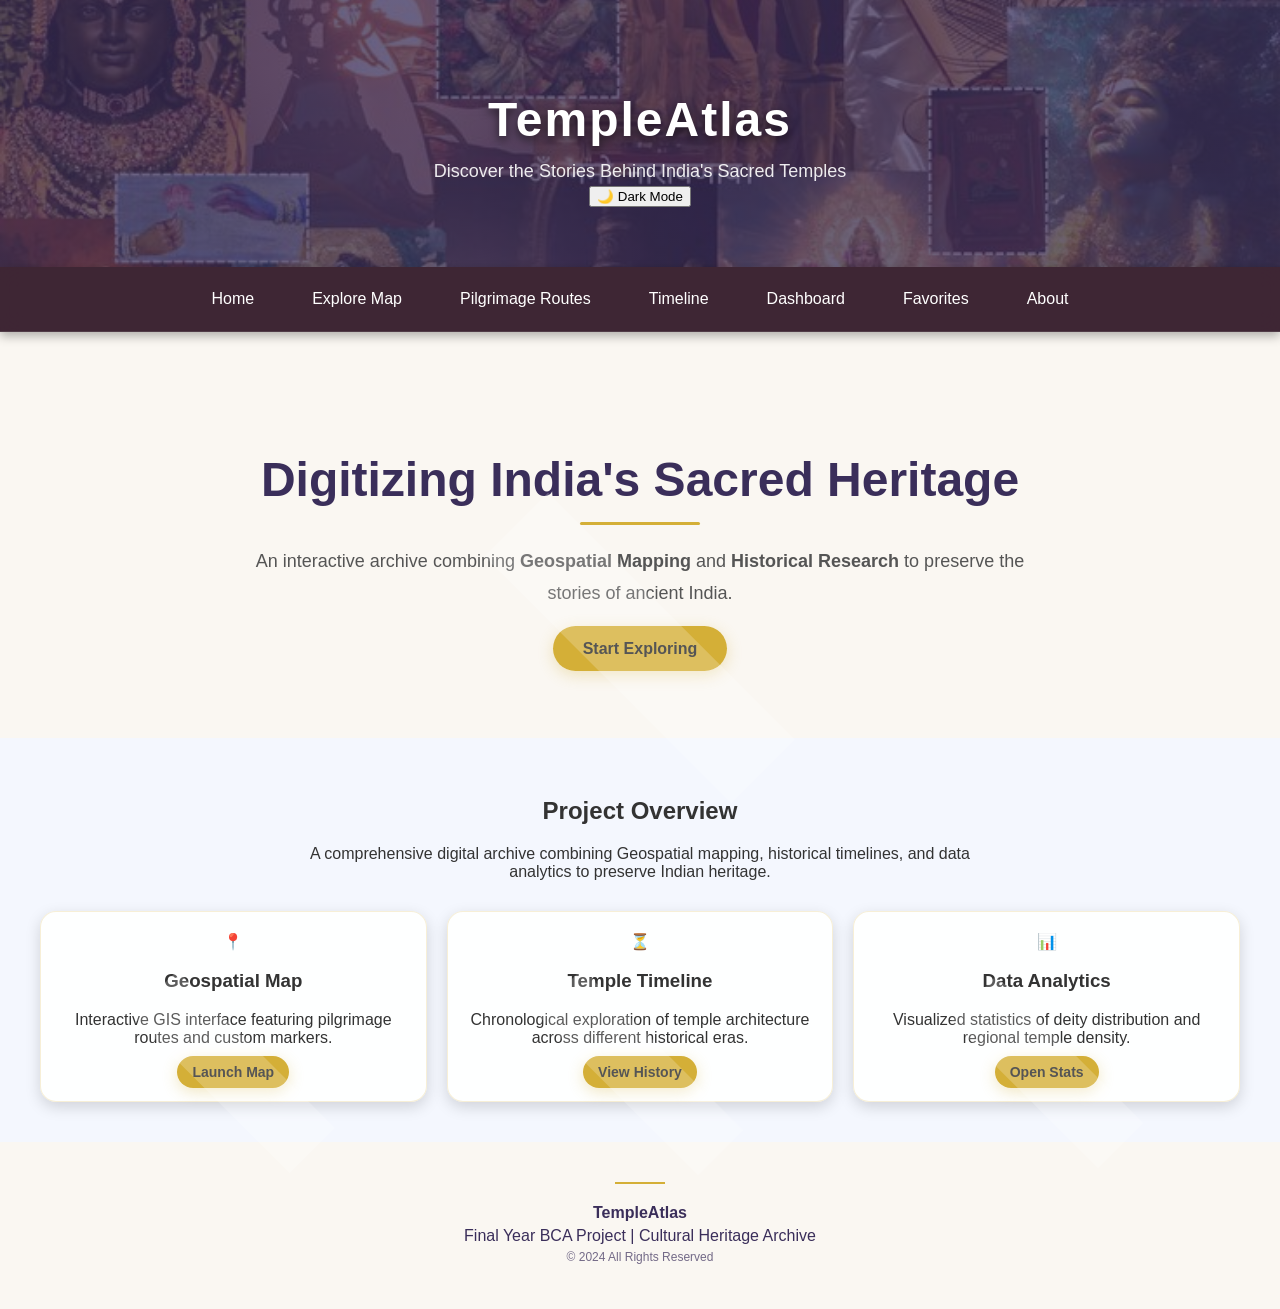
<file: index.html>
<!DOCTYPE html>
<html lang="en">

<head>

<meta charset="UTF-8">
<meta name="viewport" content="width=device-width, initial-scale=1.0">

<title>TempleAtlas</title>

<link rel="stylesheet" href="css/styles.css">

</head>

<body>

<header class="main-header">

<h1>TempleAtlas</h1>

<p>Discover the Stories Behind India's Sacred Temples</p>

<button onclick="toggleDarkMode()" class="dark-btn">
🌙 Dark Mode
</button>

</header>

<nav class="navbar">

<a href="index.html">Home</a>
<a href="map.html">Explore Map</a>
<a href="routes.html">Pilgrimage Routes</a>
<a href="timeline.html">Timeline</a>
<a href="dashboard.html">Dashboard</a>
<a href="favorites.html">Favorites</a>
<a href="about.html">About</a>


</nav>

<section class="hero fade-in">
    <div class="hero-content">
        <h2>Digitizing India's Sacred Heritage</h2>
        <div class="header-divider"></div> <p>
            An interactive archive combining <strong>Geospatial Mapping</strong> and 
            <strong>Historical Research</strong> to preserve the stories of ancient India.
        </p>
        <a href="map.html" class="explore-btn">Start Exploring</a>
    </div>
</section>

<section class="features fade-in">
    <h2 class="section-title">Project Overview</h2>
    <p style="text-align:center; max-width:700px; margin: 0 auto 30px;">
        A comprehensive digital archive combining Geospatial mapping, historical timelines, and data analytics to preserve Indian heritage.
    </p>
    <div class="feature-grid">
        <div class="feature-card show">
            <div class="feature-icon">📍</div>
            <h3>Geospatial Map</h3>
            <p>Interactive GIS interface featuring pilgrimage routes and custom markers.</p>
            <a href="map.html" class="explore-btn" style="padding: 8px 15px; font-size: 14px;">Launch Map</a>
        </div>
        
        <div class="feature-card show">
            <div class="feature-icon">⏳</div>
            <h3>Temple Timeline</h3>
            <p>Chronological exploration of temple architecture across different historical eras.</p>
            <a href="timeline.html" class="explore-btn" style="padding: 8px 15px; font-size: 14px;">View History</a>
        </div>

        <div class="feature-card show">
            <div class="feature-icon">📊</div>
            <h3>Data Analytics</h3>
            <p>Visualized statistics of deity distribution and regional temple density.</p>
            <a href="dashboard.html" class="explore-btn" style="padding: 8px 15px; font-size: 14px;">Open Stats</a>
        </div>
    </div>
</section>

<footer class="footer">
    <div class="footer-line"></div>
    <p><strong>TempleAtlas</strong></p>
    <p>Final Year BCA Project | Cultural Heritage Archive</p>
    <p style="font-size: 12px; opacity: 0.7;">&copy; 2024 All Rights Reserved</p>
</footer>

<!-- ADD SPARKLE SCRIPT HERE -->
<script>
// Sparkle Cursor Effect
document.addEventListener("mousemove", function(e){
    let sparkle = document.createElement("div");
    sparkle.className = "sparkle";
    sparkle.style.left = e.pageX + "px";
    sparkle.style.top = e.pageY + "px";
    document.body.appendChild(sparkle);

    setTimeout(()=>{
        sparkle.remove();
    }, 600);
});

// Fixed Toggle Dark Mode Function
function toggleDarkMode() {
    document.body.classList.toggle("dark-mode");
    // Optional: Save preference to localStorage
    const isDark = document.body.classList.contains("dark-mode");
    localStorage.setItem("theme", isDark ? "dark" : "light");
}

// Load saved theme on startup
window.onload = () => {
    if (localStorage.getItem("theme") === "dark") {
        document.body.classList.add("dark-mode");
    }
};
</script>
</file>
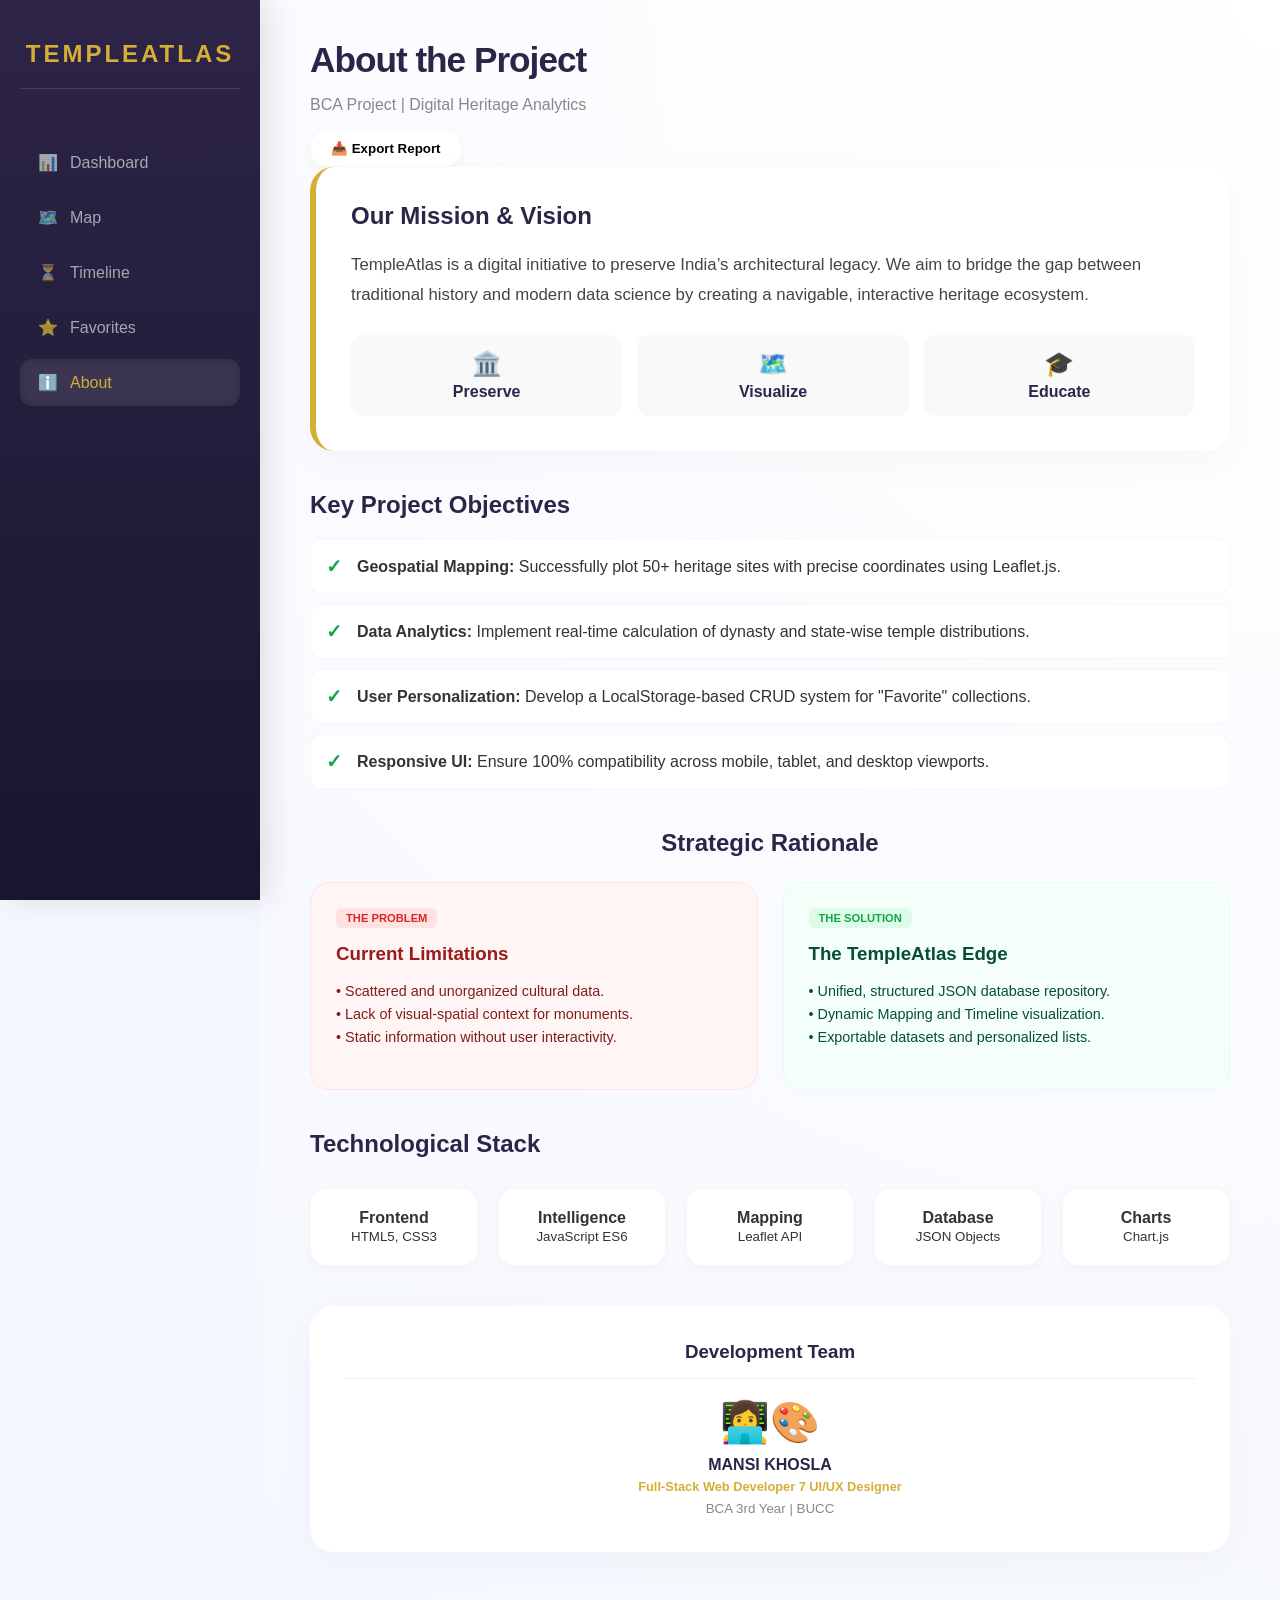
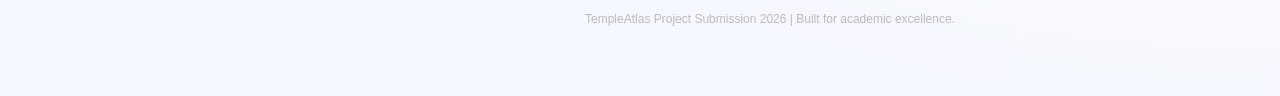
<file: about.html>
<!DOCTYPE html>
<html lang="en">
<head>
    <meta charset="utf-8">
    <meta name="viewport" content="width=device-width, initial-scale=1.0">
    <title>About | TempleAtlas Heritage Project</title>
    <link rel="stylesheet" href="css/styles.css">
    <style>
        /* Specific Styles for About Page Components */
        .rationale-grid {
            display: grid;
            grid-template-columns: 1fr 1fr;
            gap: 25px;
            margin: 25px 0;
        }

        .problem-card { background: #FFF5F5; border: 1px solid #FFE3E3; padding: 25px; border-radius: 20px; }
        .solution-card { background: #F5FFF9; border: 1px solid #E3FFE9; padding: 25px; border-radius: 20px; }

        .goal-item {
            display: flex;
            align-items: center;
            gap: 15px;
            background: white;
            padding: 15px;
            border-radius: 12px;
            margin-bottom: 10px;
            border: 1px solid rgba(0,0,0,0.03);
            transition: 0.3s;
        }

        .goal-item:hover { transform: translateX(10px); border-color: var(--gold); }

        .check-icon {
            color: #16A34A;
            font-weight: bold;
            font-size: 1.2rem;
        }

        .tag {
            padding: 4px 10px;
            border-radius: 6px;
            font-weight: 800;
            font-size: 0.7rem;
            text-transform: uppercase;
            margin-bottom: 15px;
            display: inline-block;
        }

        /* Mobile Optimization */
        @media (max-width: 768px) {
            .rationale-grid, .pillars-grid {
                grid-template-columns: 1fr !important;
            }
            .dev-flex {
                flex-direction: column;
                gap: 30px;
                text-align: center;
            }
        }
    </style>
</head>
<body>

<div class="dashboard-container">
    <aside class="sidebar">
        <div class="sidebar-logo">TempleAtlas</div>
        <nav>
            <a href="dashboard.html" class="nav-link"><span>📊</span> Dashboard</a>
            <a href="map.html" class="nav-link"><span>🗺️</span> Map</a>
            <a href="timeline.html" class="nav-link"><span>⏳</span> Timeline</a>
            <a href="favs.html" class="nav-link"><span>⭐</span> Favorites</a>
            <a href="about.html" class="nav-link active"><span>ℹ️</span> About</a>
        </nav>
    </aside>

    <main class="main-content">
        <header class="dash-header">
            <div>
                <h1>About the Project</h1>
                <p style="color: #888;">BCA Project | Digital Heritage Analytics</p>
            </div>
            <div class="header-actions">
                <button class="action-card" onclick="window.print()" style="padding: 10px 20px; font-weight: bold;">📥 Export Report</button>
            </div>
        </header>

        <div class="section-wrapper" style="border-left: 6px solid var(--gold); background: white;">
            <h2 style="color: var(--purple); margin-top: 0;">Our Mission & Vision</h2>
            <p style="line-height: 1.8; color: #444; font-size: 1.05rem; margin-bottom: 25px;">
                TempleAtlas is a digital initiative to preserve India’s architectural legacy. We aim to bridge the gap 
                between traditional history and modern data science by creating a navigable, interactive heritage ecosystem.
            </p>

            <div class="pillars-grid" style="display: grid; grid-template-columns: repeat(3, 1fr); gap: 15px;">
                <div style="background: #f9f9f9; padding: 15px; border-radius: 12px; text-align: center;">
                    <div style="font-size: 1.5rem; margin-bottom: 5px;">🏛️</div>
                    <h4 style="color: var(--purple); margin: 0;">Preserve</h4>
                </div>
                <div style="background: #f9f9f9; padding: 15px; border-radius: 12px; text-align: center;">
                    <div style="font-size: 1.5rem; margin-bottom: 5px;">🗺️</div>
                    <h4 style="color: var(--purple); margin: 0;">Visualize</h4>
                </div>
                <div style="background: #f9f9f9; padding: 15px; border-radius: 12px; text-align: center;">
                    <div style="font-size: 1.5rem; margin-bottom: 5px;">🎓</div>
                    <h4 style="color: var(--purple); margin: 0;">Educate</h4>
                </div>
            </div>
        </div>

        <h2 style="color: var(--purple); margin: 40px 0 20px 0;">Key Project Objectives</h2>
        <div class="goals-container">
            <div class="goal-item">
                <span class="check-icon">✓</span>
                <div><strong>Geospatial Mapping:</strong> Successfully plot 50+ heritage sites with precise coordinates using Leaflet.js.</div>
            </div>
            <div class="goal-item">
                <span class="check-icon">✓</span>
                <div><strong>Data Analytics:</strong> Implement real-time calculation of dynasty and state-wise temple distributions.</div>
            </div>
            <div class="goal-item">
                <span class="check-icon">✓</span>
                <div><strong>User Personalization:</strong> Develop a LocalStorage-based CRUD system for "Favorite" collections.</div>
            </div>
            <div class="goal-item">
                <span class="check-icon">✓</span>
                <div><strong>Responsive UI:</strong> Ensure 100% compatibility across mobile, tablet, and desktop viewports.</div>
            </div>
        </div>

        <h2 style="color: var(--purple); margin: 40px 0 20px 0; text-align: center;">Strategic Rationale</h2>
        <div class="rationale-grid">
            <div class="problem-card">
                <span class="tag" style="background: #FEE2E2; color: #DC2626;">The Problem</span>
                <h3 style="color: #991B1B; margin: 0 0 15px 0;">Current Limitations</h3>
                <ul style="list-style: none; padding: 0; color: #7F1D1D; font-size: 0.9rem; line-height: 1.6;">
                    <li>• Scattered and unorganized cultural data.</li>
                    <li>• Lack of visual-spatial context for monuments.</li>
                    <li>• Static information without user interactivity.</li>
                </ul>
            </div>
            <div class="solution-card">
                <span class="tag" style="background: #DCFCE7; color: #16A34A;">The Solution</span>
                <h3 style="color: #064E3B; margin: 0 0 15px 0;">The TempleAtlas Edge</h3>
                <ul style="list-style: none; padding: 0; color: #064E3B; font-size: 0.9rem; line-height: 1.6;">
                    <li>• Unified, structured JSON database repository.</li>
                    <li>• Dynamic Mapping and Timeline visualization.</li>
                    <li>• Exportable datasets and personalized lists.</li>
                </ul>
            </div>
        </div>

        <h2 style="color: var(--purple); margin: 40px 0 20px 0;">Technological Stack</h2>
        <div class="action-grid" style="grid-template-columns: repeat(auto-fit, minmax(140px, 1fr));">
            <div class="action-card"><strong>Frontend</strong><br><small>HTML5, CSS3</small></div>
            <div class="action-card"><strong>Intelligence</strong><br><small>JavaScript ES6</small></div>
            <div class="action-card"><strong>Mapping</strong><br><small>Leaflet API</small></div>
            <div class="action-card"><strong>Database</strong><br><small>JSON Objects</small></div>
            <div class="action-card"><strong>Charts</strong><br><small>Chart.js</small></div>
        </div>

        <div class="section-wrapper" style="margin-top: 40px; background: white;">
            <h3 style="color: var(--purple); margin: 0 0 20px 0; text-align: center; border-bottom: 1px solid #eee; padding-bottom: 15px;">Development Team</h3>
            <div class="dev-flex" style="display: flex; justify-content: space-around;">
                <div class="dev-card" style="text-align: center;">
                    <div style="font-size: 2.5rem; margin-bottom: 10px;">👩‍💻🎨</div>
                    <h4 style="margin: 0; color: var(--purple);">MANSI KHOSLA</h4>
                    <p style="margin: 5px 0; color: var(--gold); font-size: 0.8rem; font-weight: bold;">Full-Stack Web Developer 7 UI/UX Designer</p>
                    <small style="color: #888;">BCA 3rd Year | BUCC</small>
                </div>
            </div>
        </div>

        <footer style="text-align: center; margin-top: 60px; padding-bottom: 30px; color: #bbb; font-size: 0.75rem;">
            TempleAtlas Project Submission 2026 | Built for academic excellence.
        </footer>
    </main>
</div>

</body>
</html>
</file>
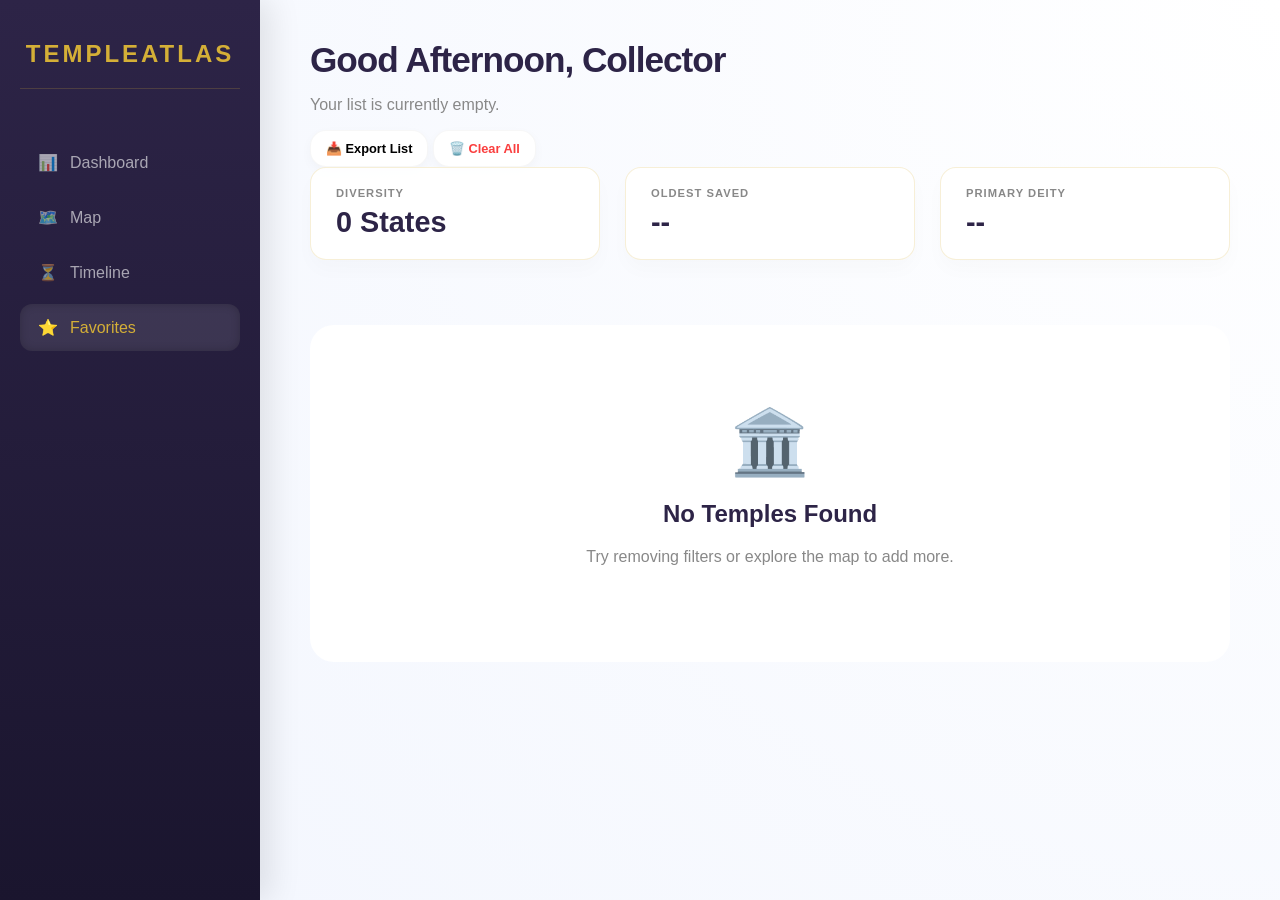
<file: favorites.html>
<!DOCTYPE html>
<html lang="en">
<head>
    <meta charset="utf-8">
    <meta name="viewport" content="width=device-width, initial-scale=1.0">
    <title>My Heritage Bucket List | TempleAtlas</title>
    <link rel="stylesheet" href="css/styles.css">
</head>
<body>

<div class="dashboard-container">
    <aside class="sidebar">
        <div class="sidebar-logo">TempleAtlas</div>
        <nav>
            <a href="dashboard.html" class="nav-link"><span>📊</span> Dashboard</a>
            <a href="map.html" class="nav-link"><span>🗺️</span> Map</a>
            <a href="timeline.html" class="nav-link"><span>⏳</span> Timeline</a>
            <a href="favs.html" class="nav-link active"><span>⭐</span> Favorites</a>
        </nav>
    </aside>

    <main class="main-content">
        <header class="dash-header">
            <div>
                <h1 id="greeting">Your Sacred Collection</h1>
                <p id="favSummary" style="color: #888;">Loading your saved temples...</p>
            </div>
            <div class="header-actions">
                <button class="action-card" onclick="exportFavorites()" style="padding: 10px 15px; font-weight: bold; font-size: 0.8rem;">📥 Export List</button>
                <button class="action-card" onclick="clearAllFavorites()" style="padding: 10px 15px; font-weight: bold; font-size: 0.8rem; color: #FA3E3E;">🗑️ Clear All</button>
            </div>
        </header>

        <div class="stats-grid" style="grid-template-columns: repeat(3, 1fr); margin-bottom: 30px;">
            <div class="stat-card" style="padding: 15px 25px;">
                <small>DIVERSITY</small>
                <p id="statStates" style="font-size: 1.8rem; margin: 5px 0;">0 States</p>
            </div>
            <div class="stat-card" style="padding: 15px 25px;">
                <small>OLDEST SAVED</small>
                <p id="statOldest" style="font-size: 1.8rem; margin: 5px 0;">--</p>
            </div>
            <div class="stat-card" style="padding: 15px 25px;">
                <small>PRIMARY DEITY</small>
                <p id="statDeity" style="font-size: 1.8rem; margin: 5px 0;">--</p>
            </div>
        </div>

        <div id="filterContainer" style="display: flex; gap: 10px; margin-bottom: 25px; overflow-x: auto; padding-bottom: 10px;">
            </div>

        <div id="favorites-grid" class="favorites-grid">
            </div>
    </main>
</div>

<script>
let allTemples = [];
let favoriteIds = JSON.parse(localStorage.getItem("favorites")) || [];

// 1. Initial Data Fetch
fetch('data/temples.json')
.then(res => res.json())
.then(data => {
    allTemples = data;
    initFavorites();
});

// 2. Initialize the View
function initFavorites() {
    // Refresh IDs in case they were changed in another tab
    favoriteIds = JSON.parse(localStorage.getItem("favorites")) || [];
    const favoriteTemples = allTemples.filter(t => favoriteIds.includes(t.id));
    
    // Header Greeting
    const hour = new Date().getHours();
    const greet = hour < 12 ? "Morning" : hour < 18 ? "Afternoon" : "Evening";
    document.getElementById('greeting').innerText = `Good ${greet}, Collector`;

    updateStats(favoriteTemples);
    renderFilters(favoriteTemples);
    renderGrid(favoriteTemples); // Show all by default
}

// 3. Update the Small Stats Boxes
function updateStats(favs) {
    if (favs.length === 0) {
        document.getElementById('statStates').innerText = "0 States";
        document.getElementById('statOldest').innerText = "--";
        document.getElementById('statDeity').innerText = "--";
        document.getElementById('favSummary').innerText = "Your list is currently empty.";
        return;
    }

    const states = [...new Set(favs.map(t => t.state))].length;
    document.getElementById('statStates').innerText = `${states} States`;

    const oldest = favs.reduce((prev, curr) => (parseInt(prev.year) < parseInt(curr.year)) ? prev : curr);
    document.getElementById('statOldest').innerText = oldest.year;

    const deities = favs.map(t => t.deity.split(' ').pop());
    const topDeity = deities.sort((a,b) => deities.filter(v => v===a).length - deities.filter(v => v===b).length).pop();
    document.getElementById('statDeity').innerText = topDeity || "--";

    document.getElementById('favSummary').innerText = `You have ${favs.length} temples in your personal collection.`;
}

// 4. Render Filter Buttons
function renderFilters(favs) {
    const filterContainer = document.getElementById('filterContainer');
    if(favs.length === 0) { filterContainer.innerHTML = ""; return; }

    const uniqueDeities = [...new Set(favs.map(t => t.deity.split(' ').pop()))];
    
    let filterHtml = `<button class="action-card" onclick="filterFavs('all')" style="padding: 8px 20px; font-size: 0.8rem; min-width: 80px;">All</button>`;
    uniqueDeities.forEach(d => {
        filterHtml += `<button class="action-card" onclick="filterFavs('${d}')" style="padding: 8px 20px; font-size: 0.8rem; min-width: 80px;">${d}</button>`;
    });
    filterContainer.innerHTML = filterHtml;
}

// 5. Render Grid (Resetting every time to prevent ghost cards)
function renderGrid(favs) {
    const grid = document.getElementById('favorites-grid');
    grid.innerHTML = ""; // CLEAN THE GRID FIRST

    if (favs.length === 0) {
        grid.innerHTML = `
            <div style="grid-column: 1/-1; text-align: center; padding: 80px 20px; background: white; border-radius: 24px;">
                <div style="font-size: 4rem; margin-bottom: 20px;">🏛️</div>
                <h2 style="color: var(--purple);">No Temples Found</h2>
                <p style="color: #888;">Try removing filters or explore the map to add more.</p>
            </div>`;
        return;
    }

    const html = favs.map(t => `
        <div class="fav-card" id="card-${t.id}">
            <div class="fav-deity-tag">${t.deity.split(' ').pop()}</div>
            <img src="${t.image}" class="fav-image" alt="${t.name}" onerror="this.src='images/fallback.jpg'">
            <div class="fav-info">
                <h3>${t.name}</h3>
                <p><span>📍</span> ${t.city}, ${t.state}</p>
                <p style="font-size: 0.75rem; margin-top: 8px; opacity: 0.7;">🕍 ${t.deity}</p>
            </div>
            <div class="fav-actions">
                <a href="temple.html?id=${t.id}" class="btn-view">View Detail</a>
                <button onclick="removeSingle('${t.id}')" class="btn-remove">Remove</button>
            </div>
        </div>
    `).join('');

    grid.innerHTML = html;
}

// 6. Filter Functionality
function filterFavs(deity) {
    const favoriteTemples = allTemples.filter(t => favoriteIds.includes(t.id));
    if (deity === 'all') {
        renderGrid(favoriteTemples);
    } else {
        const filtered = favoriteTemples.filter(t => t.deity.includes(deity));
        renderGrid(filtered);
    }
}

// 7. Individual Removal
function removeSingle(id) {
    favoriteIds = favoriteIds.filter(fid => fid !== id);
    localStorage.setItem("favorites", JSON.stringify(favoriteIds));
    
    const card = document.getElementById(`card-${id}`);
    if(card) {
        card.style.opacity = '0';
        card.style.transform = 'translateY(20px)';
        // Delay the grid refresh to allow the animation to finish
        setTimeout(initFavorites, 300);
    }
}

// 8. Bulk Clear
function clearAllFavorites() {
    if (confirm("Are you sure you want to clear your entire collection?")) {
        localStorage.setItem("favorites", JSON.stringify([]));
        favoriteIds = [];
        initFavorites();
    }
}

// 9. Export to TXT
function exportFavorites() {
    const favs = allTemples.filter(t => favoriteIds.includes(t.id));
    if(favs.length === 0) { alert("Nothing to export!"); return; }

    let content = "TEMPLE ATLAS: MY COLLECTION\n" + "=".repeat(30) + "\n";
    favs.forEach((t, i) => {
        content += `${i+1}. ${t.name} | ${t.city}, ${t.state} | ${t.deity}\n`;
    });
    
    const blob = new Blob([content], { type: 'text/plain' });
    const link = document.createElement('a');
    link.href = URL.createObjectURL(blob);
    link.download = "my_temple_list.txt";
    link.click();
}
</script>

</body>
</html>
</file>
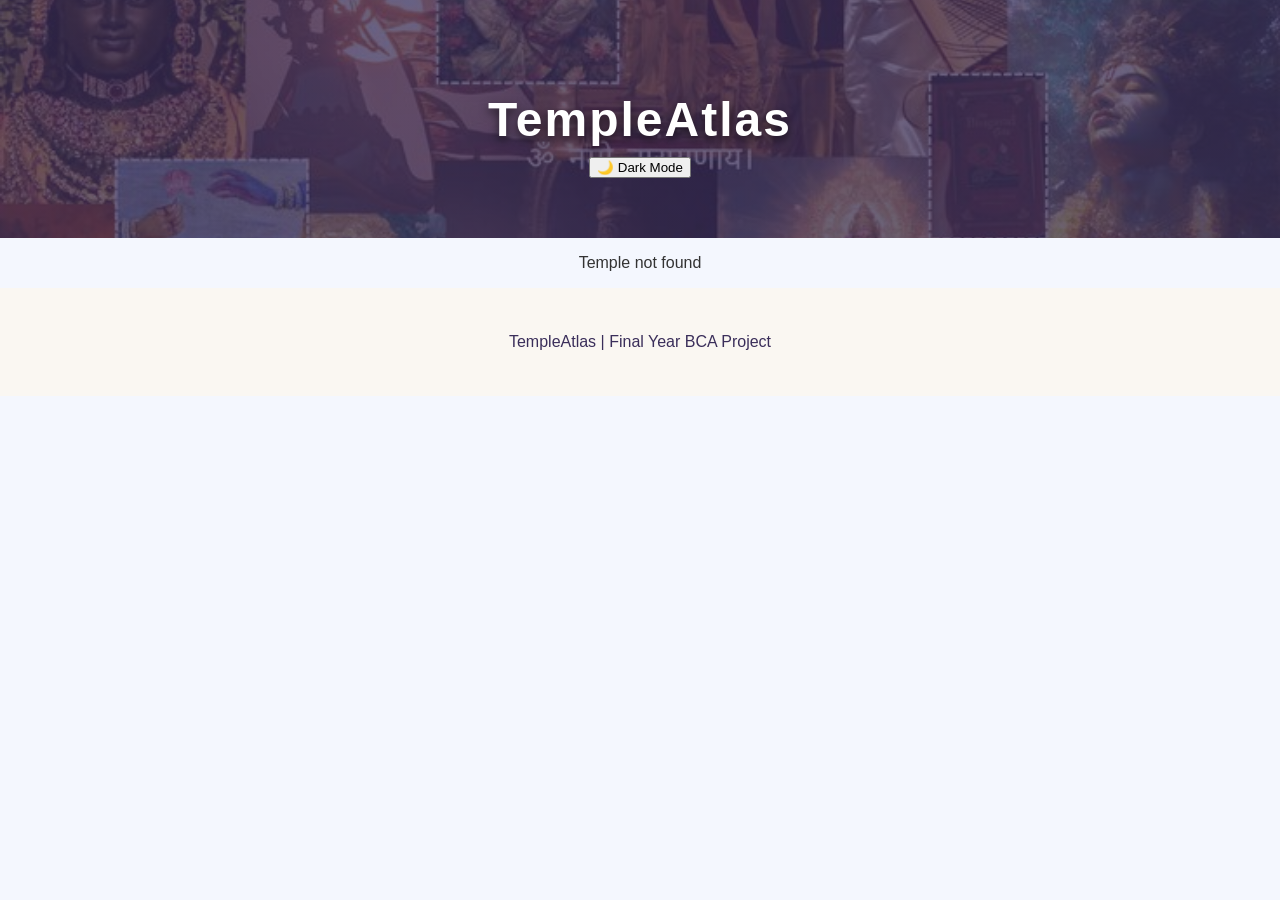
<file: temple.html>
<!DOCTYPE html>
<html>

<head>
<meta charset="utf-8">
<title>Temple Details</title>
<link rel="stylesheet" href="css/styles.css">
</head>

<body>

<header class="main-header">
<h1>TempleAtlas</h1>

<button onclick="toggleDarkMode()" class="dark-btn">
🌙 Dark Mode
</button>

</header>

<div id="templeDetails"></div>

<script>
const params = new URLSearchParams(window.location.search);
const templeId = params.get("id");
let currentTemple = null; 

fetch('data/temples.json')
.then(res => res.json())
.then(temples => {
    currentTemple = temples.find(t => t.id === templeId);

    if(!currentTemple){
        document.getElementById("templeDetails").innerHTML = "<p style='text-align:center;'>Temple not found</p>";
        return;
    }

    // COMPLETE RENDER: This includes Name, Image, Stats, and Descriptions
    document.getElementById("templeDetails").innerHTML = `
    <div class="temple-container">
        <h2 class="temple-title">${currentTemple.name}</h2>
        
        <div class="main-image-wrapper">
            <img src="${currentTemple.image}" alt="${currentTemple.name}" onerror="this.src='images/fallback.jpg'">
        </div>
        
        <div class="quick-stats">
            <div class="stat"><strong>Location:</strong> ${currentTemple.city}, ${currentTemple.state}</div>
            <div class="stat"><strong>Deity:</strong> ${currentTemple.deity}</div>
            <div class="stat"><strong>Era:</strong> ${currentTemple.year || "Ancient"}</div>
        </div>

        <div class="info-card">
            <h3>📜 Historical Significance</h3>
            <p>${currentTemple.history || "Historical details coming soon."}</p>
        </div>

        <div class="info-card">
            <h3>🔱 Sacred Mythology</h3>
            <p>${currentTemple.mythology || "Mythological legends coming soon."}</p>
        </div>

        <div class="action-buttons">
            <button class="fav-btn" onclick="saveToFavorites()">❤️ Add to Favorites</button>
            <a href="map.html?temple=${currentTemple.id}" class="map-btn">📍 View on Map</a>
        </div>
    </div>`;
});

function saveToFavorites() {
    if (!currentTemple || !currentTemple.id) return;

    // Use key "favorites" to match favorites.html
    let favorites = JSON.parse(localStorage.getItem("favorites")) || [];

    if (favorites.includes(currentTemple.id)) {
        alert("This temple is already in your favorites!");
        return;
    }

    favorites.push(currentTemple.id);
    localStorage.setItem("favorites", JSON.stringify(favorites));
    alert(currentTemple.name + " added to favorites!");
}

function toggleDarkMode(){
  document.body.classList.toggle("dark-mode");
}
</script>

<footer class="footer">
<p>TempleAtlas | Final Year BCA Project</p>
</footer>

</body>
</html>
</file>
<file: css/styles.css>
/* ===== GLOBAL ===== */
body {
    font-family: 'Poppins', sans-serif; /* Cleaner, modern font */
    margin: 0;
    background: #FAF7F2; /* Use this specific soft cream color for the whole page */
    color: #2B2B2B;
}

/* ===== HEADER ===== */

.main-header{
text-align:center;
padding:60px 40px;
color:white;
position:relative;

background:
linear-gradient(rgba(58,46,90,0.75), rgba(58,46,90,0.75)),
url("../images/background.jpg");

background-size:cover;
background-position:center;
}

.main-header h1{
font-size:48px;
letter-spacing:2px;
margin-bottom:10px;
font-weight:700;
text-shadow:0 4px 10px rgba(0,0,0,0.6);
}

/*Subtitle*/

.main-header p{
font-size:18px;
max-width:700px;
margin:auto;
opacity:0.9;
line-height:1.6;
}

.header-divider{
width:120px;
height:3px;
background:#D4AF37;
margin:15px auto 20px;
border-radius:2px;
}

/* ===== NAVBAR ===== */

.navbar{
display:flex;
justify-content:center;
gap:30px;
align-items:center;
padding:15px 20px;

background:#2b0f1f;

position:sticky;
top:0;
z-index:1000;
box-shadow:0 4px 10px rgba(0,0,0,0.3);
 
backdrop-filter: blur(6px);

border-bottom:1px solid rgba(255,255,255,0.08);
}


.navbar a{
text-decoration:none;
font-weight:500;
color:white;
font-size:16px;
position: relative;
padding: 8px 14px;
transition: all 0.3s ease;
}

.navbar a:hover{
color:#734978;
background:rgba(255,255,255,0.05);
border-radius:6px;
}

.navbar a:after{
content:"";
position:absolute;
left:0;
bottom:-4px;
width:0;
height:2px;
background:#734978;
transition:0.3s;
}

.navbar a:hover:after{
width:100%;
}

.navbar a:hover{
    color:#73457b;
}

.dark-mode .navbar{
    background: #111;
}

.dark-mode .navbar a{
    color: #eee;
}

.navbar{
border-bottom:1px solid rgba(255,255,255,0.1);
}

/* ===== UPDATED HERO SECTION ===== */
.hero {
    height: auto; /* Changed from 75vh since there is no image */
    padding: 80px 20px;
    display: flex;
    justify-content: center;
    align-items: center;
    background: #FAF7F2; /* Matches the body exactly */
}

.hero-content {
    max-width: 800px;
    text-align: center;
}

.hero h2 {
    color: #3A2E5A; /* Dark purple/indigo from your header */
    font-size: 48px;
    margin-bottom: 10px;
    text-transform: none; /* More elegant than all-caps */
}

.hero p {
    color: #555;
    font-size: 18px;
    line-height: 1.8;
    margin-bottom: 30px;
}

/*FOOTER*/
.footer {
    background: #FAF7F2; /* Matches the body */
    padding: 40px 20px;
    text-align: center;
    color: #3A2E5A;
}

.footer-line {
    width: 50px;
    height: 2px;
    background: #D4AF37; /* Your gold color */
    margin: 0 auto 20px;
}

.footer p {
    margin: 5px 0;
}

/* Modern Button Shine Effect */
.explore-btn {
    position: relative;
    overflow: hidden;
    box-shadow: 0 4px 15px rgba(212, 175, 55, 0.3);
}

.explore-btn:after {
    content: '';
    position: absolute;
    top: -50%;
    left: -50%;
    width: 200%;
    height: 200%;
    background: rgba(255, 255, 255, 0.2);
    transform: rotate(45deg);
    transition: 0.5s;
    pointer-events: none;
}

.explore-btn:hover:after {
    left: 120%;
}

/* Glassmorphism for the Navigation Bar */
.navbar {
    background: rgba(43, 15, 31, 0.9) !important;
    -webkit-backdrop-filter: blur(10px);
    backdrop-filter: blur(10px);
    border-bottom: 2px solid var(--primary-gold);
}

/* ===== BUTTONS ===== */

.explore-btn{
background:#D4AF37;
color:#2B2B2B;
padding:14px 30px;
border-radius:30px;
text-decoration:none;
font-weight:bold;
font-size:16px;
transition:0.3s;
}

.explore-btn:hover{
background:#c19a2e;
transform:translateY(-3px);
box-shadow:0 8px 20px rgba(0,0,0,0.4);
}

/* ===== FEATURES ===== */

.features{
text-align:center;
padding:40px;
}

.feature-grid{
display:grid;
grid-template-columns:repeat(auto-fit,minmax(220px,1fr));
gap:20px;
margin-top:20px;
}

.feature-card{
background:white;
padding:20px;
border-radius:10px;
box-shadow:0 5px 15px rgba(0,0,0,0.15);
}

/* ===== PREMIUM HERITAGE DASHBOARD THEME ===== */
:root { 
    --gold: #D4AF37; 
    --purple: #2D2447; /* Deeper, more royal purple */
    --purple-light: #4A3B75;
    --accent-red: #A33A3A;
    --bg-soft: #F4F7FE; 
    --glass: rgba(255, 255, 255, 0.9);
}

* { box-sizing: border-box; }

body { 
    margin: 0; 
    background-color: var(--bg-soft); 
    font-family: 'Plus Jakarta Sans', 'Inter', sans-serif; 
    color: #333;
}

.dashboard-container { display: flex; }

/* Sidebar: Deep Gradient with Glass Effect */
.sidebar {
    width: 260px;
    height: 100vh;
    background: linear-gradient(180deg, var(--purple) 0%, #1A152E 100%);
    color: white;
    padding: 40px 20px;
    position: fixed;
    left: 0;
    top: 0;
    box-shadow: 10px 0 30px rgba(0,0,0,0.1);
    z-index: 1000;
}

.sidebar-logo {
    font-size: 1.5rem;
    font-weight: 800;
    color: var(--gold);
    margin-bottom: 50px;
    text-transform: uppercase;
    letter-spacing: 3px;
    text-align: center;
    border-bottom: 1px solid rgba(212, 175, 55, 0.2);
    padding-bottom: 20px;
}

.nav-link { 
    color: rgba(255,255,255,0.6); 
    text-decoration: none; 
    padding: 14px 18px; 
    border-radius: 12px; 
    margin-bottom: 8px; 
    display: flex;
    align-items: center;
    gap: 12px;
    transition: 0.3s cubic-bezier(0.4, 0, 0.2, 1);
}

.nav-link:hover, .nav-link.active { 
    background: rgba(255,255,255,0.1); 
    color: var(--gold);
    box-shadow: inset 0 0 10px rgba(0,0,0,0.2);
}

/* Main Content: Spacing & Background */
.main-content { 
    flex: 1; 
    margin-left: 260px; 
    padding: 40px 50px; 
    min-height: 100vh;
    background: radial-gradient(circle at top right, #ffffff, var(--bg-soft));
}

.dash-header h1 {
    font-size: 2.2rem;
    font-weight: 800;
    color: var(--purple);
    margin: 0;
    letter-spacing: -1px;
}

/* Quick Action Cards: Floating Style */
.action-grid {
    display: grid;
    grid-template-columns: repeat(auto-fit, minmax(160px, 1fr));
    gap: 20px;
    margin: 30px 0;
}

.action-card {
    background: white;
    padding: 20px;
    border-radius: 16px;
    text-align: center;
    border: 1px solid rgba(0,0,0,0.03);
    cursor: pointer;
    transition: 0.3s;
    box-shadow: 0 4px 12px rgba(0,0,0,0.03);
}

.action-card:hover {
    transform: translateY(-5px);
    box-shadow: 0 12px 24px rgba(0,0,0,0.08);
    background: var(--purple);
    color: white;
}

/* Stats Grid: Dynamic Colors */
.stats-grid {
    display: grid;
    grid-template-columns: repeat(auto-fit, minmax(200px, 1fr));
    gap: 25px;
    margin-bottom: 40px;
}

.stat-card {
    background: white;
    padding: 25px;
    border-radius: 24px;
    position: relative;
    overflow: hidden;
    box-shadow: 0 10px 20px rgba(0,0,0,0.02);
    border: 1px solid rgba(0,0,0,0.02);
}

.stat-card small {
    color: #888;
    text-transform: uppercase;
    font-weight: 700;
    font-size: 0.7rem;
    letter-spacing: 1px;
}

.stat-card p {
    font-size: 2.5rem;
    font-weight: 800;
    margin: 10px 0;
    color: var(--purple);
}

/* Visual Section Split */
.visual-section {
    display: grid;
    grid-template-columns: 1.8fr 1.2fr;
    gap: 30px;
    margin-bottom: 40px;
}

.chart-container, .info-side-card {
    background: white;
    padding: 30px;
    border-radius: 24px;
    box-shadow: 0 10px 30px rgba(0,0,0,0.03);
}

/* Table: Clean & Modern */
.section-wrapper {
    background: white;
    padding: 35px;
    border-radius: 24px;
    box-shadow: 0 10px 40px rgba(0,0,0,0.03);
}

table { width: 100%; border-collapse: separate; border-spacing: 0 10px; }
th { text-align: left; padding: 15px; color: #aaa; font-size: 0.75rem; text-transform: uppercase; letter-spacing: 1px; }
td { padding: 20px 15px; background: #fff; border-top: 1px solid #f8f8f8; border-bottom: 1px solid #f8f8f8; }
tr td:first-child { border-left: 1px solid #f8f8f8; border-top-left-radius: 12px; border-bottom-left-radius: 12px; }
tr td:last-child { border-right: 1px solid #f8f8f8; border-top-right-radius: 12px; border-bottom-right-radius: 12px; }

.status-chip {
    padding: 6px 14px;
    border-radius: 8px;
    font-size: 0.7rem;
    font-weight: 800;
    text-transform: uppercase;
}

.chip-north { background: #EBF2FF; color: #3E7BFA; }
.chip-south { background: #FFF0F0; color: #FA3E3E; }
.chip-east { background: #EFFFF6; color: #00C48C; }
.chip-west { background: #FFF9EB; color: #FFA800; }

.view-link {
    color: var(--purple);
    text-decoration: none;
    font-weight: 700;
    font-size: 0.85rem;
    background: #f0f0f0;
    padding: 8px 16px;
    border-radius: 8px;
    transition: 0.2s;
}

.view-link:hover {
    background: var(--gold);
    color: white;
}

/* Scroll Animation */
@keyframes reveal {
    from { opacity: 0; transform: translateY(30px); }
    to { opacity: 1; transform: translateY(0); }
}

.stat-card, .section-wrapper, .chart-container, .info-side-card {
    animation: reveal 0.6s cubic-bezier(0.23, 1, 0.32, 1) forwards;
}
/* ===== MAP ===== */

#map{
height:75vh;
width:100%;
margin-top:20px;
border-radius:0;
box-shadow:none;
}

.map-container{
width:100%;
max-width:1400px;
margin:auto;
}

#map {
    height: 500px !important;
    width: 100%;
    background: #eee; /* Helps see if the container is there */
    z-index: 1;
}
/* ===== SEARCH ===== */

.search-box{
text-align:center;
margin:20px;
}

.search-box input{
padding:10px;
width:250px;
border-radius:5px;
border:1px solid #ccc;
}

.search-box button{
padding:10px 15px;
background:#D4AF37;
color:#2B2B2B;
border:none;
border-radius:5px;
cursor:pointer;
}

/* ===== FILTER ===== */

.filter-box{
text-align:center;
margin:15px;
}

.filter-box select{
padding:10px;
border-radius:5px;
}

/* ===== DISCOVER BUTTON ===== */

.discover-box{
text-align:center;
margin:15px;
}

.discover-box button{
padding:12px 20px;
background:#D4AF37;
color:#2B2B2B;
border:none;
border-radius:6px;
cursor:pointer;
font-weight:bold;
}

/* ===== SPARKLE EFFECT ===== */

.sparkle{
position:absolute;
width:8px;
height:8px;
background:radial-gradient(circle,#fff,#D4AF37);
border-radius:50%;
pointer-events:none;
animation:sparkleAnim 0.6s linear;
}

@keyframes sparkleAnim{

0%{
transform:scale(1);
opacity:1;
}

100%{
transform:scale(4);
opacity:0;
}

}

/* ===== SCROLL ANIMATION ===== */

.gallery-card,
.feature-card,
.timeline-card{
opacity:0;
transform:translateY(40px);
}

.show{
opacity:1;
transform:translateY(0);
transition:0.8s ease;
}

/* ===== MAP POPUP ANIMATION ===== */

.leaflet-popup-content{
animation:popupAnim 0.5s ease;
}

@keyframes popupAnim{

0%{
transform:scale(0.7);
opacity:0;
}

100%{
transform:scale(1);
opacity:1;
}

}

.leaflet-popup-content-wrapper{
border-radius:12px;
padding:8px;
}

.leaflet-popup-tip{
background:white;
}

/* ===== FLOATING BUTTON EFFECT ===== */

button:not(.leaflet-control-zoom-in):not(.leaflet-control-zoom-out){
animation:buttonFloat 3s ease-in-out infinite;
}

@keyframes buttonFloat{

0%{transform:translateY(0);}
50%{transform:translateY(-4px);}
100%{transform:translateY(0);}

}

/* General Dark Mode - applies to the page background */
.dark-mode {
    background-color: #1a1a1a !important;
    color: #ffffff !important;
}

/* TARGETED FIX: Keep the header the same */
.dark-mode .main-header {
    /* Re-stating your original header styles ensures they aren't overwritten */
    background: linear-gradient(rgba(58,46,90,0.75), rgba(58,46,90,0.75)),
                url("../images/background.jpg") !important;
    background-size: cover;
    background-position: center;
    color: white !important; /* Keep the text white */
}

/* Ensure the title and subtitle in the header stay white */
.dark-mode .main-header h1, 
.dark-mode .main-header p {
    color: white !important;
}

/* Make sure Hero and Footer match the dark background */
.dark-mode .hero, 
.dark-mode .footer,
.dark-mode section {
    background-color: #1a1a1a !important;
    color: #eeeeee !important;
}

/* Optional: Make your gold divider pop more in the dark */
.dark-mode .header-divider {
    background: #FFD700; /* A slightly brighter gold for dark mode */
}
.dark-mode {
    background-color: #0f0b1e !important; /* Deep Midnight Purple */
}

/* ================= THE ULTIMATE TIMELINE FIX ================= */
#timeline {
    position: relative;
    max-width: 1200px;
    margin: 50px auto;
    padding: 40px 0;
    overflow: hidden; /* Prevents horizontal scroll glitches */
}

/* Central Gold Line */
#timeline::after {
    content: '';
    position: absolute;
    width: 4px;
    background: #D4AF37;
    top: 0;
    bottom: 0;
    left: 50%;
    margin-left: -2px;
}

.timeline-item {
    position: relative;
    width: 50%;
    padding: 20px 60px;
    box-sizing: border-box; /* IMPORTANT: Keeps padding inside the 50% width */
    clear: both;
}

/* LEFT SIDE */
.timeline-item:nth-child(odd) {
    left: 0;
    text-align: right;
}

/* RIGHT SIDE */
.timeline-item:nth-child(even) {
    left: 50%;
    text-align: left;
}

/* The Content Box */
.timeline-content {
    background: white;
    padding: 25px;
    border-radius: 15px;
    box-shadow: 0 10px 30px rgba(0,0,0,0.15);
    border-top: 5px solid #3a2e5a; /* Purple Top Border */
    transition: 0.3s;
}

.timeline-content:hover {
    transform: translateY(-5px);
    box-shadow: 0 15px 40px rgba(212, 175, 55, 0.3);
}

/* IMAGE FIX: Force pictures to show */
.timeline-content img {
    width: 100%;
    height: 200px;
    object-fit: cover;
    border-radius: 10px;
    margin: 15px 0;
    display: block; /* Ensures it doesn't collapse */
    background: #eee; /* Light grey if image fails */
}

/* Central Dot on the line */
.timeline-item::after {
    content: '';
    position: absolute;
    width: 20px;
    height: 20px;
    background: white;
    border: 4px solid #D4AF37;
    border-radius: 50%;
    top: 30px;
    z-index: 2;
}

.timeline-item:nth-child(odd)::after { right: -14px; }
.timeline-item:nth-child(even)::after { left: -14px; }
/* ===== TEMPLE MAP MARKER ===== */

/* This creates the glowing effect */
.pulse-marker {
    width: 15px;
    height: 15px;
    border-radius: 50%;
    border: 2px solid white;
    box-shadow: 0 0 10px rgba(0,0,0,0.5);
    animation: pulse 1.5s infinite;
}

@keyframes pulse {
    0% { transform: scale(0.9); box-shadow: 0 0 0 0 rgba(212, 175, 55, 0.7); }
    70% { transform: scale(1.1); box-shadow: 0 0 0 15px rgba(212, 175, 55, 0); }
    100% { transform: scale(0.9); box-shadow: 0 0 0 0 rgba(212, 175, 55, 0); }
}



/* ===== MAP POPUP CARD ===== */

.leaflet-popup-content-wrapper{
border-radius:10px;
box-shadow:0 5px 20px rgba(0,0,0,0.25);
}

.leaflet-popup-content h3{
color:#3A2E5A;
margin-bottom:8px;
}

.leaflet-popup-content img{
    width:220px;
    height:auto;
border-radius:8px;
}

/* ===== DARK MODE ===== */

.dark-mode{
background:#1C1A24;
color:white;
}

.dark-mode .main-header{
background:#2A2733;
}

.dark-mode .navbar{
background:#8C6B1F;
}

.dark-mode .feature-card,
.dark-mode .stat-card,
.dark-mode .gallery-card,
.dark-mode .timeline-content{
background:#2A2733;
color:white;
}

.dark-mode .explore-btn,
.dark-mode .search-box button,
.dark-mode .discover-box button{
background:#D4AF37;
color:#2B2B2B;
}

/* === ui improvement ===*/

.search-box,
.discover-box,
.filter-box{
margin-bottom:15px;
}

.popup-img{
width:220px;
height:140px;
object-fit:cover;
border-radius:8px;
}


/* Update Global Colors for a more 'Sacred' feel */
:root {
  --primary-gold: #D4AF37;
  --sacred-purple: #3A2E5A;
  --soft-cream: #FAF7F2;
  --glass-white: rgba(255, 255, 255, 0.15);
  --deep-shadow: 0 8px 32px 0 rgba(31, 38, 135, 0.2);
}

/* Glassmorphism for Navbar and Cards */
.navbar {
  -webkit-backdrop-filter: blur(12px) saturate(180%); /* Enhanced blur */
  backdrop-filter: blur(12px) saturate(180%);
  background-color: rgba(43, 15, 31, 0.85); /* Slightly transparent */
  border-bottom: 1px solid rgba(255, 255, 255, 0.1);
}

.feature-card, .gallery-card, .stat-card {
  background: rgba(255, 255, 255, 0.9);
  border: 1px solid rgba(212, 175, 55, 0.2); /* Soft gold border */
  border-radius: 16px; /* Smoother corners */
  transition: all 0.4s cubic-bezier(0.175, 0.885, 0.32, 1.275);
}

.feature-card:hover {
  transform: translateY(-10px) scale(1.02);
  box-shadow: var(--deep-shadow);
  border-color: var(--primary-gold);
}

/* Card styling for info sections */
.info-card {
    background: #ffffff;
    padding: 25px;
    margin: 20px 0;
    border-radius: 15px;
    border-left: 6px solid #D4AF37; /* Gold left border */
    box-shadow: 0 4px 20px rgba(0,0,0,0.08);
    text-align: left;
    transition: transform 0.3s ease;
}

.info-card:hover {
    transform: translateY(-5px);
}

.info-card h3 {
    color: #3A2E5A;
    margin-top: 0;
    font-size: 22px;
    display: flex;
    align-items: center;
    gap: 10px;
    border-bottom: 1px solid #f0f0f0;
    padding-bottom: 10px;
}

.info-card p {
    line-height: 1.8;
    color: #4a4a4a;
    font-size: 16px;
}

/* Flex row for quick information */
.quick-stats {
    display: flex;
    justify-content: space-between;
    background: rgba(212, 175, 55, 0.1);
    padding: 15px;
    border-radius: 10px;
    margin: 20px 0;
    flex-wrap: wrap;
    gap: 10px;
}

.stat {
    font-size: 15px;
    color: #3A2E5A;
}


.summary-bar {
    background: rgba(255, 255, 255, 0.1); /* Subtle white overlay */
    border-left: 5px solid #ff9900; /* Use your primary theme color */
    padding: 15px;
    margin-top: 30px;
    border-radius: 8px;
    font-size: 1.1rem;
    text-align: center;
    box-shadow: 0 4px 6px rgba(0,0,0,0.1);
}

/* Make sure it looks good in Dark Mode too */
.dark-mode .summary-bar {
    background: rgba(0, 0, 0, 0.3);
    color: #f1f1f1;
}

/*explore map*/
.search-suggestions {
    margin-top: 15px;
    text-align: center;
}

.suggestion-tag {
    display: inline-block;
    background: #f0ece2;
    color: #3a2e5a;
    padding: 6px 15px;
    margin: 5px;
    border-radius: 20px;
    cursor: pointer;
    font-size: 14px;
    border: 1px solid #d4af37;
    transition: all 0.3s ease;
}

.suggestion-tag:hover {
    background: #d4af37;
    color: white;
    transform: translateY(-2px);
}


/*sidebar list*/
.sidebar-list {
    display: grid;
    grid-template-columns: repeat(auto-fill, minmax(200px, 1fr));
    gap: 10px;
    max-height: 300px;
    overflow-y: auto;
    padding: 20px;
    background: #fff;
    border-radius: 10px;
    box-shadow: inset 0 0 10px rgba(0,0,0,0.05);
}

.sidebar-item {
    padding: 10px;
    background: #fdfaf5;
    border: 1px solid #eee;
    border-radius: 5px;
    cursor: pointer;
    transition: 0.2s;
}

.sidebar-item:hover {
    border-color: #D4AF37;
    background: #fff;
    transform: translateX(5px);
}

/*hidden gems section*/
.gems-grid {
    display: flex;
    overflow-x: auto;
    gap: 20px;
    padding: 10px;
    scrollbar-width: thin;
}

.gem-card {
    min-width: 200px;
    background: white;
    border-radius: 12px;
    padding: 10px;
    box-shadow: 0 4px 15px rgba(0,0,0,0.1);
    cursor: pointer;
    text-align: center;
}

.gem-card img {
    width: 100%;
    height: 120px;
    object-fit: cover;
    border-radius: 8px;
}

.gems-container {
    display: grid;
    grid-template-columns: repeat(auto-fill, minmax(200px, 1fr)); /* Automatically fits more cards */
    gap: 20px;
    padding: 20px;
    justify-content: center;
}
/* Premium Dark Mode Styling */
.dark-mode .sidebar-item strong, 
.dark-mode .gem-card h4 {
    color: #D4AF37 !important; /* Soft Golden for Main Titles */
    transition: color 0.3s ease;
}

.dark-mode .sidebar-item small, 
.dark-mode .gem-card p {
    color: #E0E0E0 !important; /* Light Gray for Subtitles/States */
}

/* Enhancing the Card Appearance in Dark Mode */
.dark-mode .sidebar-item, 
.dark-mode .gem-card {
    background-color: #1E1E1E !important; /* Deep charcoal background */
    border: 1px solid #3A2E5A !important; /* Subtle purple border to match header */
    box-shadow: 0 4px 8px rgba(0, 0, 0, 0.5);
}

/* Hover effect for a "Glow" feel */
.dark-mode .sidebar-item:hover, 
.dark-mode .gem-card:hover {
    border-color: #D4AF37 !important;
    background-color: #252525 !important;
    box-shadow: 0 0 10px rgba(212, 175, 55, 0.3);
}

/*gallery-card*/
.gallery-grid {
    display: grid;
    grid-template-columns: repeat(auto-fit, minmax(300px, 1fr));
    gap: 25px;
    padding: 40px;
}

.gallery-card {
    background: white;
    border-radius: 15px;
    padding: 20px;
    border-top: 5px solid #D4AF37; /* Golden top border */
    box-shadow: 0 5px 15px rgba(0,0,0,0.1);
    transition: 0.3s transform ease;
}

.gallery-card:hover {
    transform: translateY(-10px);
}

.gallery-card h3 {
    color: #3a2e5a;
    margin-bottom: 15px;
}

.gallery-card ul {
    list-style: none; /* Removes boring bullets */
    padding: 0;
}

.gallery-card li {
    padding: 5px 0;
    border-bottom: 1px dashed #eee;
    color: #555;
}

.gallery-card li::before {
    content: "🕉️ "; /* Adds a spiritual icon before each stop */
}

/* Dark Mode fixes */
.dark-mode .gallery-card {
    background: #1e1e1e;
    color: white;
}

.dark-mode .gallery-card h3 {
    color: #D4AF37;
}

.dark-mode .gallery-card li {
    color: #ccc;
    border-bottom-color: #333;
}


/* Container for the side-by-side or stacked look */
.routes-layout {
    display: flex;
    flex-direction: column;
    align-items: center;
    gap: 30px;
    padding: 20px;
}

.gallery-card {
    border-left: 6px solid #D4AF37; /* The Soft Gold accent */
    background: #fff;
    transition: all 0.3s ease;
    cursor: default;
}

.gallery-card:hover {
    box-shadow: 0 10px 20px rgba(212, 175, 55, 0.2);
    transform: scale(1.02);
}

/* Dark Mode card style */
.dark-mode .gallery-card {
    background: #1e1e1e;
    border-color: #D4AF37;
    color: #eee;
}

.dark-mode .gallery-card h3 {
    color: #D4AF37; /* Consistent gold titles */
}

/* ===== FAVORITES PREMIUM GALLERY STYLE ===== */

/* 1. Filter Chips Styling */
#filterContainer::-webkit-scrollbar { display: none; } /* Hide scrollbar for clean look */

#filterContainer .action-card {
    background: white;
    color: var(--purple);
    font-weight: 700;
    font-size: 0.8rem;
    border: 1px solid rgba(0,0,0,0.05);
    white-space: nowrap;
    border-radius: 10px;
    padding: 10px 20px;
    transition: 0.3s;
}

#filterContainer .action-card:hover {
    background: var(--gold);
    color: white;
    border-color: var(--gold);
}

/* 2. Favorites Grid & Cards */
.favorites-grid {
    display: grid;
    grid-template-columns: repeat(auto-fill, minmax(280px, 1fr));
    gap: 30px;
    padding-bottom: 50px;
}

.fav-card {
    background: white;
    border-radius: 24px;
    overflow: hidden;
    box-shadow: 0 10px 30px rgba(0,0,0,0.02);
    transition: 0.4s cubic-bezier(0.175, 0.885, 0.32, 1.275);
    display: flex;
    flex-direction: column;
    border: 1px solid rgba(0,0,0,0.02);
}

.fav-card:hover {
    transform: translateY(-12px);
    box-shadow: 0 20px 40px rgba(45, 36, 71, 0.1);
}

/* 3. Image Handling */
.fav-image {
    width: 100%;
    aspect-ratio: 16 / 9; /* Keeps all images the same height automatically */
    object-fit: cover;
    transition: 0.5s;
}

.fav-card:hover .fav-image {
    transform: scale(1.05);
}

/* 4. Content & Info */
.fav-info {
    padding: 20px;
    flex-grow: 1;
}

.fav-info h3 {
    margin: 0;
    color: var(--purple);
    font-size: 1.1rem;
    font-weight: 800;
}

.fav-info p {
    margin: 5px 0 0 0;
    color: #888;
    font-size: 0.85rem;
    display: flex;
    align-items: center;
    gap: 5px;
}

/* 5. Buttons/Actions */
.fav-actions {
    padding: 0 20px 20px;
    display: flex;
    gap: 10px;
}

.btn-view {
    flex: 2;
    background: var(--purple);
    color: white;
    text-decoration: none;
    text-align: center;
    padding: 12px;
    border-radius: 12px;
    font-size: 0.85rem;
    font-weight: 700;
    transition: 0.3s;
}

.btn-view:hover {
    background: var(--gold);
    box-shadow: 0 4px 15px rgba(212, 175, 55, 0.3);
}

.btn-remove {
    flex: 1;
    background: #FFF0F0;
    color: #FA3E3E;
    border: none;
    border-radius: 12px;
    font-weight: 700;
    font-size: 0.8rem;
    cursor: pointer;
    transition: 0.2s;
}

.btn-remove:hover {
    background: #FA3E3E;
    color: white;
}

/* 6. Status Chips for Favorites (Optional) */
.fav-deity-tag {
    position: absolute;
    top: 15px;
    right: 15px;
    background: rgba(255, 255, 255, 0.9);
    backdrop-filter: blur(5px);
    padding: 4px 12px;
    border-radius: 8px;
    font-size: 0.7rem;
    font-weight: 800;
    color: var(--purple);
    box-shadow: 0 4px 10px rgba(0,0,0,0.1);
}




/* ===== RESPONSIVE DESIGN (MOBILE FRIENDLY) ===== */

/* Tablets and Small Laptops */
@media (max-width: 1024px) {
    .sidebar {
        width: 80px; /* Shrink sidebar to icons only */
        padding: 20px 10px;
    }
    
    .sidebar-logo {
        font-size: 0.8rem;
        letter-spacing: 1px;
    }

    .nav-link span {
        font-size: 1.5rem; /* Make icons bigger */
    }

    .nav-link {
        justify-content: center;
        padding: 15px 5px;
    }

    /* Hide text labels in sidebar to save space */
    .nav-link:not(span) {
        font-size: 0; 
    }

    .main-content {
        margin-left: 80px; /* Adjust margin for smaller sidebar */
        padding: 20px;
    }
}

/* Mobile Phones */
@media (max-width: 768px) {
    .dashboard-container {
        flex-direction: column; /* Stack sidebar on top if needed, or hide it */
    }

    .sidebar {
        width: 100%;
        height: auto;
        position: relative; /* Sidebar moves to top of page */
        padding: 15px;
    }

    .sidebar-logo {
        margin-bottom: 15px;
        border-bottom: none;
    }

    .sidebar nav {
        display: flex;
        justify-content: space-around;
    }

    .main-content {
        margin-left: 0; /* No margin because sidebar is now on top */
        padding: 15px;
    }

    .dash-header {
        flex-direction: column;
        align-items: flex-start;
        gap: 15px;
    }

    .header-actions {
        width: 100%;
        display: flex;
        gap: 10px;
    }

    .header-actions .action-card {
        flex: 1; /* Buttons take equal width on mobile */
    }

    /* Stack Stats Grid 1 by 1 */
    .stats-grid {
        grid-template-columns: 1fr !important;
        gap: 15px;
    }

    /* Stack Favorites Grid 1 by 1 */
    .favorites-grid {
        grid-template-columns: 1fr !important;
    }

    .fav-card {
        max-width: 100%;
    }

    /* Make text smaller on mobile so it doesn't break */
    .dash-header h1 {
        font-size: 1.6rem;
    }

    .stat-card p {
        font-size: 1.5rem;
    }
}

/* About Page Specific Responsiveness */
@media (max-width: 768px) {
    .visual-section {
        grid-template-columns: 1fr; /* Stack developers and tech stack */
    }
    
    .action-grid {
        grid-template-columns: 1fr 1fr; /* 2 buttons per row on small phones */
    }
}


/* Precise Problem-Solution Styling */
.problem-box, .solution-box {
    padding: 20px;
    border-radius: 16px;
    background: #fafafa;
    height: 100%;
}

@media (max-width: 768px) {
    .visual-section {
        grid-template-columns: 1fr !important; /* Forces vertical stack on mobile */
        gap: 20px !important;
    }
}
</file>
